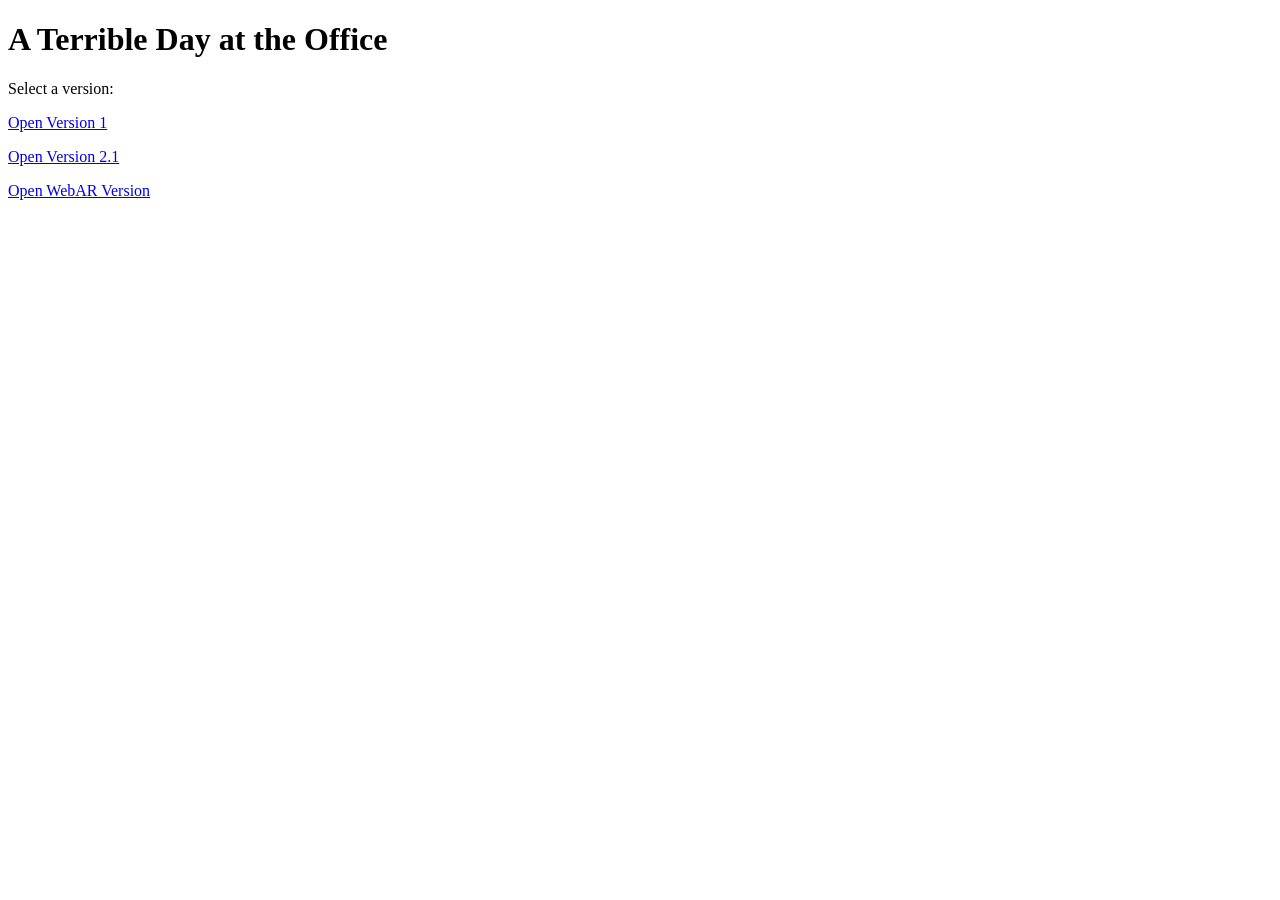
<file: index.html>
<!DOCTYPE html>
<html lang="en">
<head>
  <meta charset="UTF-8">
  <meta
    name="viewport"
    content="width=device-width, initial-scale=1.0"
  >
  <title>A Terrible Day at the Office</title>
</head>

<body>
  <h1>A Terrible Day at the Office</h1>

  <p>Select a version:</p>

  <p>
    <a href="./version-1-basic/">
      Open Version 1
    </a>
  </p>

  <p>
    <a href="./version-2-realistic/">
      Open Version 2.1
    </a>
  </p>

  <p>
    <a href="./terrible-office-2d-v2/web-ar/">
      Open WebAR Version
    </a>
  </p>
</body>
</html>
</file>
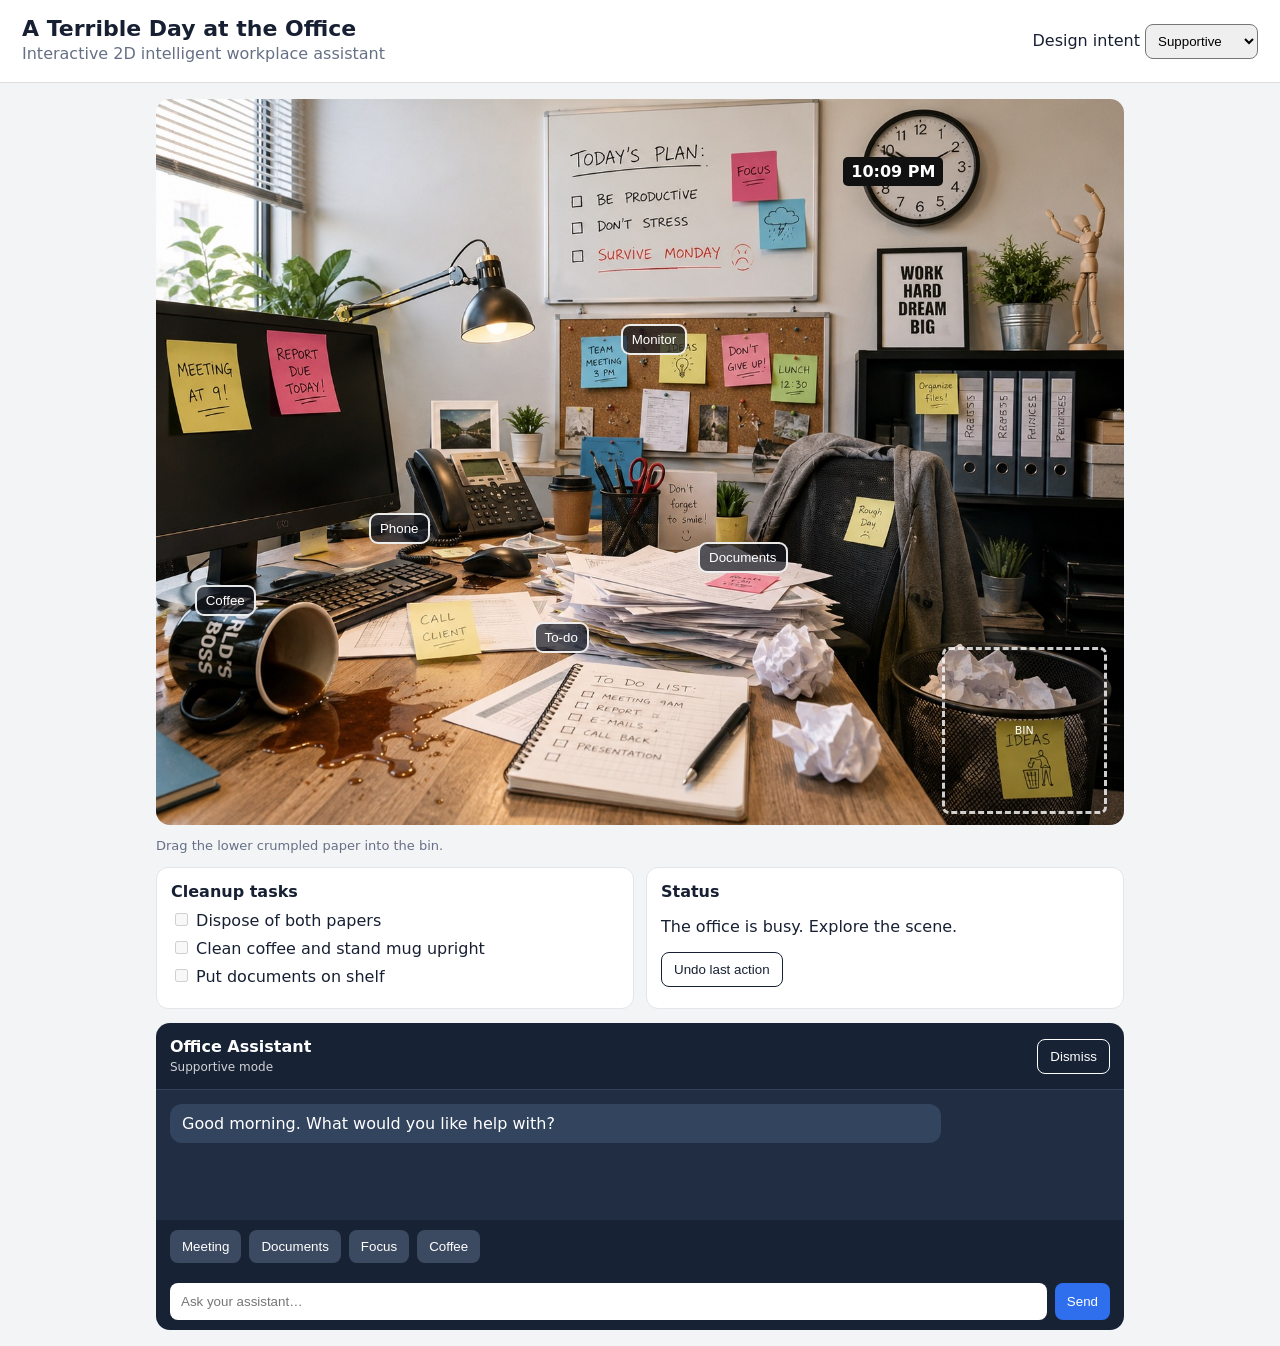
<file: terrible-office-2d-v2/index.html>
<!doctype html><html lang="en"><head><meta charset="utf-8"><meta name="viewport" content="width=device-width,initial-scale=1"><title>A Terrible Day at the Office — Interactive</title><link rel="stylesheet" href="styles.css"></head><body data-intent="supportive">
<header><div><h1>A Terrible Day at the Office</h1><p>Interactive 2D intelligent workplace assistant</p></div><label>Design intent <select id="intent"><option value="supportive">Supportive</option><option value="persuasive">Persuasive</option><option value="manipulative">Manipulative</option></select></label></header>
<main><section class="scene-wrap"><div class="scene" id="scene"><img src="assets/office-poster.jpg" alt="Cluttered office desk"><div class="live-clock" id="clock">--:--</div>
<button class="hot phone" data-object="phone">Phone</button><button class="hot monitor" data-object="monitor">Monitor</button><button class="hot coffee" data-object="coffee">Coffee</button><button class="hot tasks" data-object="tasks">To-do</button><button class="hot papers" data-object="papers">Documents</button>
<button id="paper" class="scene-action paper-one" type="button" aria-label="Lower crumpled paper. Drag it into the waste bin."><span>Paper 1</span></button>
<button id="paper2" class="scene-action paper-two" type="button" aria-label="Upper crumpled paper. Drag it into the waste bin." hidden><span>Paper 2</span></button>
<button id="tissue" class="scene-action tissue" type="button" aria-label="Take a tissue" hidden><span>Take tissue</span></button>
<button id="spill" class="scene-action spill" type="button" aria-label="Coffee spill. Clean it with the selected tissue." hidden><span>Clean spill</span></button>
<button id="mug" class="scene-action mug-action" type="button" aria-label="Fallen coffee mug. Put it upright." hidden><span>Stand mug up</span></button>
<button id="documentStack" class="scene-action document-stack" type="button" aria-label="Document stack. Drag it onto the shelf." hidden><span>Documents</span></button>
<div id="bin" class="drop-target drop-bin" role="button" tabindex="0" aria-label="Waste bin">BIN</div><div id="shelf" class="drop-target shelf-target" role="button" tabindex="0" aria-label="Shelf for documents" hidden>SHELF</div></div><p class="hint" id="sceneHint">Drag the lower crumpled paper into the bin.</p></section>
<section class="cards"><article><h2>Cleanup tasks</h2><label><input id="taskPapers" type="checkbox" disabled> Dispose of both papers</label><label><input id="taskCoffee" type="checkbox" disabled> Clean coffee and stand mug upright</label><label><input id="taskDocuments" type="checkbox" disabled> Put documents on shelf</label></article><article><h2>Status</h2><p id="status">The office is busy. Explore the scene.</p><button id="undo" class="secondary">Undo last action</button></article></section>
<section class="assistant"><div class="assistant-head"><div><strong>Office Assistant</strong><span id="modeBadge">Supportive mode</span></div><button id="dismiss" class="secondary">Dismiss</button></div><div id="messages" class="messages" aria-live="polite"><div class="bubble">Good morning. What would you like help with?</div></div><div id="choiceArea" class="choices"></div><div class="quick"><button data-cmd="meeting">Meeting</button><button data-cmd="documents">Documents</button><button data-cmd="focus">Focus</button><button data-cmd="coffee">Coffee</button></div><div class="chat"><input id="input" placeholder="Ask your assistant…"><button id="send">Send</button></div></section>
</main><script src="app.js"></script></body></html>
</file>
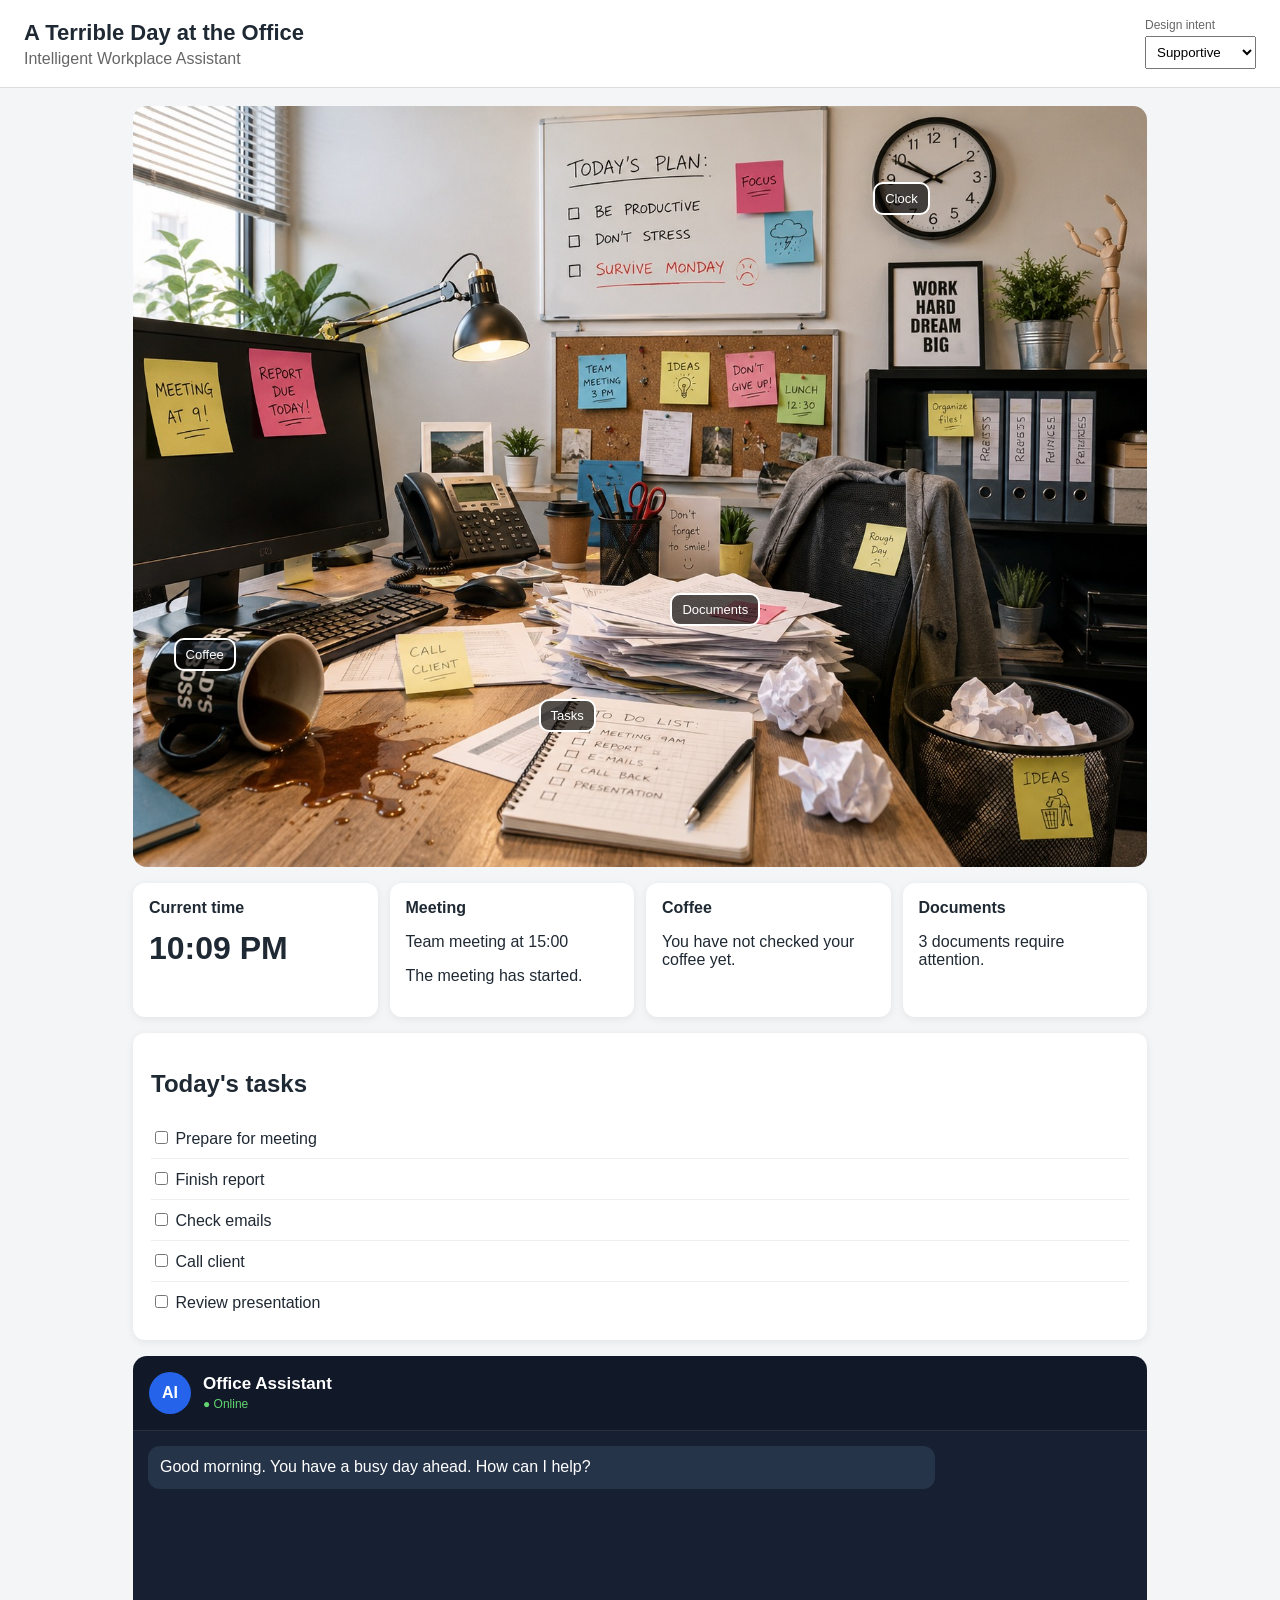
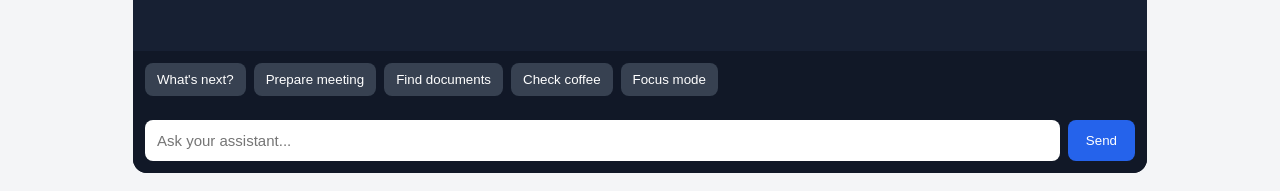
<file: terrible-office-2d/index.html>
<!DOCTYPE html>
<html lang="en">
<head>
  <meta charset="UTF-8" />
  <meta name="viewport" content="width=device-width, initial-scale=1.0" />
  <title>A Terrible Day at the Office</title>
  <link rel="stylesheet" href="styles.css" />
</head>
<body>
  <header class="app-header">
    <div>
      <h1>A Terrible Day at the Office</h1>
      <p>Intelligent Workplace Assistant</p>
    </div>
    <div class="intent-control">
      <label for="intent-mode">Design intent</label>
      <select id="intent-mode">
        <option value="supportive">Supportive</option>
        <option value="persuasive">Persuasive</option>
        <option value="manipulative">Manipulative</option>
      </select>
    </div>
  </header>

  <main class="app">
    <section class="office-section">
      <div class="office-container">
        <img src="assets/office-poster.jpg" alt="Busy office" class="office-image" />
        <button class="hotspot clock-hotspot" id="clock-hotspot" aria-label="Check current time"><span>Clock</span></button>
        <button class="hotspot coffee-hotspot" id="coffee-hotspot" aria-label="Check coffee"><span>Coffee</span></button>
        <button class="hotspot documents-hotspot" id="documents-hotspot" aria-label="Check documents"><span>Documents</span></button>
        <button class="hotspot todo-hotspot" id="todo-hotspot" aria-label="Open todo list"><span>Tasks</span></button>
      </div>
    </section>

    <section class="dashboard">
      <article class="status-card">
        <h2>Current time</h2>
        <div id="current-time" class="large-value">--:--</div>
      </article>
      <article class="status-card">
        <h2>Meeting</h2>
        <p>Team meeting at 15:00</p>
        <p id="meeting-status">Preparing...</p>
      </article>
      <article class="status-card">
        <h2>Coffee</h2>
        <p id="coffee-status">You have not checked your coffee yet.</p>
      </article>
      <article class="status-card">
        <h2>Documents</h2>
        <p id="documents-status">3 documents require attention.</p>
      </article>
    </section>

    <section class="todo-panel" id="todo-panel">
      <h2>Today's tasks</h2>
      <label class="task"><input type="checkbox" data-task="meeting" /> Prepare for meeting</label>
      <label class="task"><input type="checkbox" data-task="report" /> Finish report</label>
      <label class="task"><input type="checkbox" data-task="emails" /> Check emails</label>
      <label class="task"><input type="checkbox" data-task="client" /> Call client</label>
      <label class="task"><input type="checkbox" data-task="presentation" /> Review presentation</label>
    </section>

    <section class="assistant">
      <div class="assistant-header">
        <div class="assistant-avatar">AI</div>
        <div>
          <h2>Office Assistant</h2>
          <span class="online">● Online</span>
        </div>
      </div>

      <div id="messages" class="messages">
        <div class="message assistant-message">Good morning. You have a busy day ahead. How can I help?</div>
      </div>

      <div class="quick-actions">
        <button data-command="time">What's next?</button>
        <button data-command="meeting">Prepare meeting</button>
        <button data-command="documents">Find documents</button>
        <button data-command="coffee">Check coffee</button>
        <button data-command="focus">Focus mode</button>
      </div>

      <div class="chat-input">
        <input type="text" id="user-input" placeholder="Ask your assistant..." />
        <button id="send-button">Send</button>
      </div>
    </section>
  </main>

  <script src="app.js"></script>
</body>
</html>
</file>
<file: terrible-office-2d-v2/styles.css>
*{box-sizing:border-box}body{margin:0;font-family:system-ui,-apple-system,Segoe UI,sans-serif;background:#f3f4f6;color:#172033}header{display:flex;justify-content:space-between;gap:16px;align-items:center;padding:16px 22px;background:#fff;border-bottom:1px solid #ddd}h1{font-size:22px;margin:0}header p{margin:3px 0;color:#667085}select{padding:8px;border-radius:8px}main{max-width:1000px;margin:auto;padding:16px}.scene{position:relative;border-radius:14px;overflow:hidden;background:#111}.scene img{width:100%;display:block}.live-clock{position:absolute;top:8%;left:71%;background:#111;color:#fff;padding:5px 8px;border-radius:5px;font-weight:700}.hot{position:absolute;border:2px solid rgba(255,255,255,.9);background:rgba(20,25,35,.7);color:white;border-radius:9px;padding:6px 9px;cursor:pointer}.hot:hover{transform:scale(1.05)}.phone{left:22%;top:57%}.monitor{left:48%;top:31%}.coffee{left:4%;top:67%}.tasks{left:39%;top:72%}.papers{left:56%;top:61%}.draggable-paper{position:absolute;left:63%;top:67%;padding:8px 11px;background:#f8f3df;border:1px solid #8b7e62;transform:rotate(-6deg);cursor:grab;font-size:11px;font-weight:700}.draggable-paper.dragging{opacity:.5}.drop-bin{position:absolute;right:3%;bottom:3%;width:58px;height:68px;border:3px dashed #fff;background:rgba(0,0,0,.5);color:#fff;display:grid;place-items:center;font-size:11px;border-radius:7px}.drop-bin.ready{outline:5px solid rgba(255,255,255,.65);transform:scale(1.08)}.hint{font-size:13px;color:#667085}.cards{display:grid;grid-template-columns:1fr 1fr;gap:12px;margin:14px 0}.cards article{background:#fff;border:1px solid #e3e5e8;border-radius:12px;padding:14px}.cards h2{font-size:16px;margin:0 0 9px}.cards label{display:block;margin:8px 0}.assistant{background:#182235;color:#fff;border-radius:14px;overflow:hidden}.assistant-head{display:flex;justify-content:space-between;align-items:center;padding:14px;border-bottom:1px solid #354157}.assistant-head strong{display:block}.assistant-head span{font-size:12px;opacity:.8}.messages{min-height:130px;max-height:220px;overflow:auto;padding:14px;background:#202d43}.bubble{background:#33445e;border-radius:12px;padding:10px 12px;margin:0 0 8px;max-width:82%}.bubble.user{background:#2563eb;margin-left:auto}.choices,.quick,.chat{display:flex;gap:8px;flex-wrap:wrap;padding:10px 14px}.choices:empty{display:none}button{border:0;border-radius:8px;padding:9px 12px;cursor:pointer;background:#e9edf3;color:#182235}.assistant button{background:#3c4a61;color:#fff}.assistant .primary{background:#2f6fed}.assistant .secondary,.secondary{background:transparent;border:1px solid currentColor;color:inherit}.chat input{flex:1;min-width:180px;padding:11px;border-radius:8px;border:0}.chat #send{background:#2f6fed}.scene-wrap,.cards article{transition:.2s}
body[data-intent="persuasive"] .assistant{border:3px solid #a16a00}body[data-intent="persuasive"] .primary{font-weight:700;transform:scale(1.03)}body[data-intent="persuasive"] .hot[data-object="tasks"]{animation:pulse 1.5s infinite}body[data-intent="manipulative"] .assistant{border:4px solid #8c1d18}body[data-intent="manipulative"] .assistant-head{background:#6f1b17}body[data-intent="manipulative"] .secondary{font-size:11px;opacity:.45}body[data-intent="manipulative"] .primary{font-weight:800;padding:12px 18px}body[data-intent="manipulative"] .hot[data-object="tasks"],body[data-intent="manipulative"] .drop-bin{animation:pulse .7s infinite}@keyframes pulse{50%{transform:scale(1.1)}}
.draggable-paper{left:64.5%;top:83%;width:8%;aspect-ratio:1;border:2px solid transparent;border-radius:50%;padding:0;background:rgba(255,255,255,.08);transform:none;cursor:grab;touch-action:none;user-select:none;z-index:4}.draggable-paper span{position:absolute;left:50%;bottom:100%;translate:-50% -4px;padding:3px 6px;border-radius:5px;background:rgba(17,24,39,.85);color:#fff;font-size:10px;white-space:nowrap;opacity:0;transition:opacity .15s}.draggable-paper:hover span,.draggable-paper:focus-visible span{opacity:1}.draggable-paper:hover,.draggable-paper:focus-visible{border-color:rgba(255,255,255,.9);outline:none}.draggable-paper.dragging{opacity:1;cursor:grabbing;border-color:#60a5fa;background:rgba(96,165,250,.22);z-index:10}.drop-bin{right:1.8%;bottom:1.5%;width:17%;height:23%;border-color:rgba(255,255,255,.8);background:rgba(0,0,0,.18);transition:transform .15s,outline .15s,background .15s}.drop-bin.ready{outline-color:rgba(96,165,250,.75);background:rgba(37,99,235,.22);transform:scale(1.04)}.drop-bin.over{outline:5px solid #86efac;background:rgba(34,197,94,.3);transform:scale(1.07)}
@media(max-width:620px){header{align-items:flex-start}h1{font-size:18px}.cards{grid-template-columns:1fr}.hot{font-size:9px;padding:4px 6px}.live-clock{font-size:11px}.drop-bin{width:45px;height:54px}.draggable-paper{padding:5px;font-size:9px}}
@media(max-width:620px){.drop-bin{width:17%;height:23%}.draggable-paper{width:11%;left:62.5%;top:80%;padding:0}}
.paper-two{left:59.5%;top:69%;width:11%}
.scene-action{position:absolute;border:2px solid transparent;border-radius:10px;padding:0;background:rgba(255,255,255,.06);touch-action:none;user-select:none;z-index:5}.scene-action span{position:absolute;left:50%;bottom:100%;translate:-50% -4px;padding:3px 6px;border-radius:5px;background:rgba(17,24,39,.9);color:#fff;font-size:10px;white-space:nowrap;opacity:0}.scene-action:hover,.scene-action:focus-visible,.scene-action.selected{border-color:#60a5fa;outline:none;background:rgba(96,165,250,.2)}.scene-action:hover span,.scene-action:focus-visible span,.scene-action.selected span{opacity:1}.scene-action.dragging{cursor:grabbing;z-index:12}.paper-one{left:64.5%;top:83%;width:8%;aspect-ratio:1;border-radius:50%}.paper-two{left:61%;top:71%;width:8%;aspect-ratio:1;border-radius:50%}.tissue{left:35%;top:61%;width:8%;height:7%;background:rgba(255,255,255,.14)}.spill{left:10%;top:78%;width:26%;height:17%}.mug-action{left:1%;top:67%;width:17%;height:20%}.document-stack{left:39%;top:61%;width:31%;height:18%}.drop-target.ready{outline:5px solid rgba(96,165,250,.8)}.drop-target.over{outline:5px solid #86efac;background:rgba(34,197,94,.3)}.shelf-target{position:absolute;right:1%;top:43%;width:17%;height:25%;border:3px dashed rgba(255,255,255,.85);background:rgba(0,0,0,.25);color:#fff;display:grid;place-items:center;font-size:11px;border-radius:7px}.scene-action[hidden],.drop-target[hidden]{display:none}
</file>
<file: terrible-office-2d/styles.css>
* { box-sizing: border-box; }
body {
  margin: 0;
  font-family: -apple-system, BlinkMacSystemFont, "Segoe UI", sans-serif;
  background: #f4f5f7;
  color: #1f2933;
}
.app-header {
  display: flex;
  justify-content: space-between;
  align-items: center;
  padding: 18px 24px;
  background: white;
  border-bottom: 1px solid #ddd;
}
.app-header h1 { margin: 0; font-size: 22px; }
.app-header p { margin: 4px 0 0; color: #666; }
.intent-control { display: flex; flex-direction: column; gap: 4px; }
.intent-control label { font-size: 12px; color: #666; }
.intent-control select { padding: 7px; }
.app { max-width: 1050px; margin: auto; padding: 18px; }
.office-container {
  position: relative;
  width: 100%;
  overflow: hidden;
  border-radius: 14px;
  background: black;
}
.office-image { width: 100%; display: block; }
.hotspot {
  position: absolute;
  background: rgba(0, 0, 0, 0.65);
  color: white;
  border: 2px solid white;
  border-radius: 10px;
  padding: 7px 10px;
  cursor: pointer;
  font-size: 13px;
  transition: transform 0.2s, background 0.2s;
}
.hotspot:hover { transform: scale(1.08); background: rgba(0, 0, 0, 0.85); }
.clock-hotspot { top: 10%; left: 73%; }
.coffee-hotspot { top: 70%; left: 4%; }
.documents-hotspot { top: 64%; left: 53%; }
.todo-hotspot { top: 78%; left: 40%; }
.dashboard {
  display: grid;
  grid-template-columns: repeat(auto-fit, minmax(180px, 1fr));
  gap: 12px;
  margin-top: 16px;
}
.status-card {
  background: white;
  border-radius: 12px;
  padding: 16px;
  box-shadow: 0 2px 8px rgba(0,0,0,0.07);
}
.status-card h2 { margin-top: 0; font-size: 16px; }
.large-value { font-size: 32px; font-weight: bold; }
.todo-panel {
  margin-top: 16px;
  background: white;
  padding: 18px;
  border-radius: 12px;
  box-shadow: 0 2px 8px rgba(0,0,0,0.07);
}
.task { display: block; padding: 10px 0; border-bottom: 1px solid #eee; }
.task:last-child { border-bottom: none; }
.assistant {
  margin-top: 16px;
  background: #111827;
  color: white;
  border-radius: 14px;
  overflow: hidden;
}
.assistant-header {
  display: flex;
  align-items: center;
  gap: 12px;
  padding: 16px;
  border-bottom: 1px solid rgba(255,255,255,0.1);
}
.assistant-header h2 { margin: 0; font-size: 17px; }
.assistant-avatar {
  width: 42px;
  height: 42px;
  border-radius: 50%;
  background: #2563eb;
  display: flex;
  align-items: center;
  justify-content: center;
  font-weight: bold;
}
.online { color: #63d471; font-size: 12px; }
.messages {
  height: 220px;
  overflow-y: auto;
  padding: 15px;
  background: #172033;
}
.message {
  max-width: 80%;
  margin-bottom: 10px;
  padding: 10px 12px;
  border-radius: 12px;
  line-height: 1.4;
}
.assistant-message { background: #263449; }
.user-message { background: #2563eb; margin-left: auto; }
.quick-actions { display: flex; flex-wrap: wrap; gap: 8px; padding: 12px; }
.quick-actions button {
  padding: 9px 12px;
  border: none;
  border-radius: 8px;
  background: #374151;
  color: white;
  cursor: pointer;
}
.quick-actions button:hover { background: #4b5563; }
.chat-input { display: flex; gap: 8px; padding: 12px; background: #111827; }
.chat-input input {
  flex: 1;
  padding: 12px;
  border-radius: 8px;
  border: none;
  font-size: 15px;
}
.chat-input button {
  padding: 12px 18px;
  border: none;
  border-radius: 8px;
  background: #2563eb;
  color: white;
  cursor: pointer;
}
@media (max-width: 600px) {
  .app-header { align-items: flex-start; gap: 12px; }
  .app-header h1 { font-size: 18px; }
  .hotspot { padding: 5px 7px; font-size: 10px; }
  .app { padding: 8px; }
}
</file>
